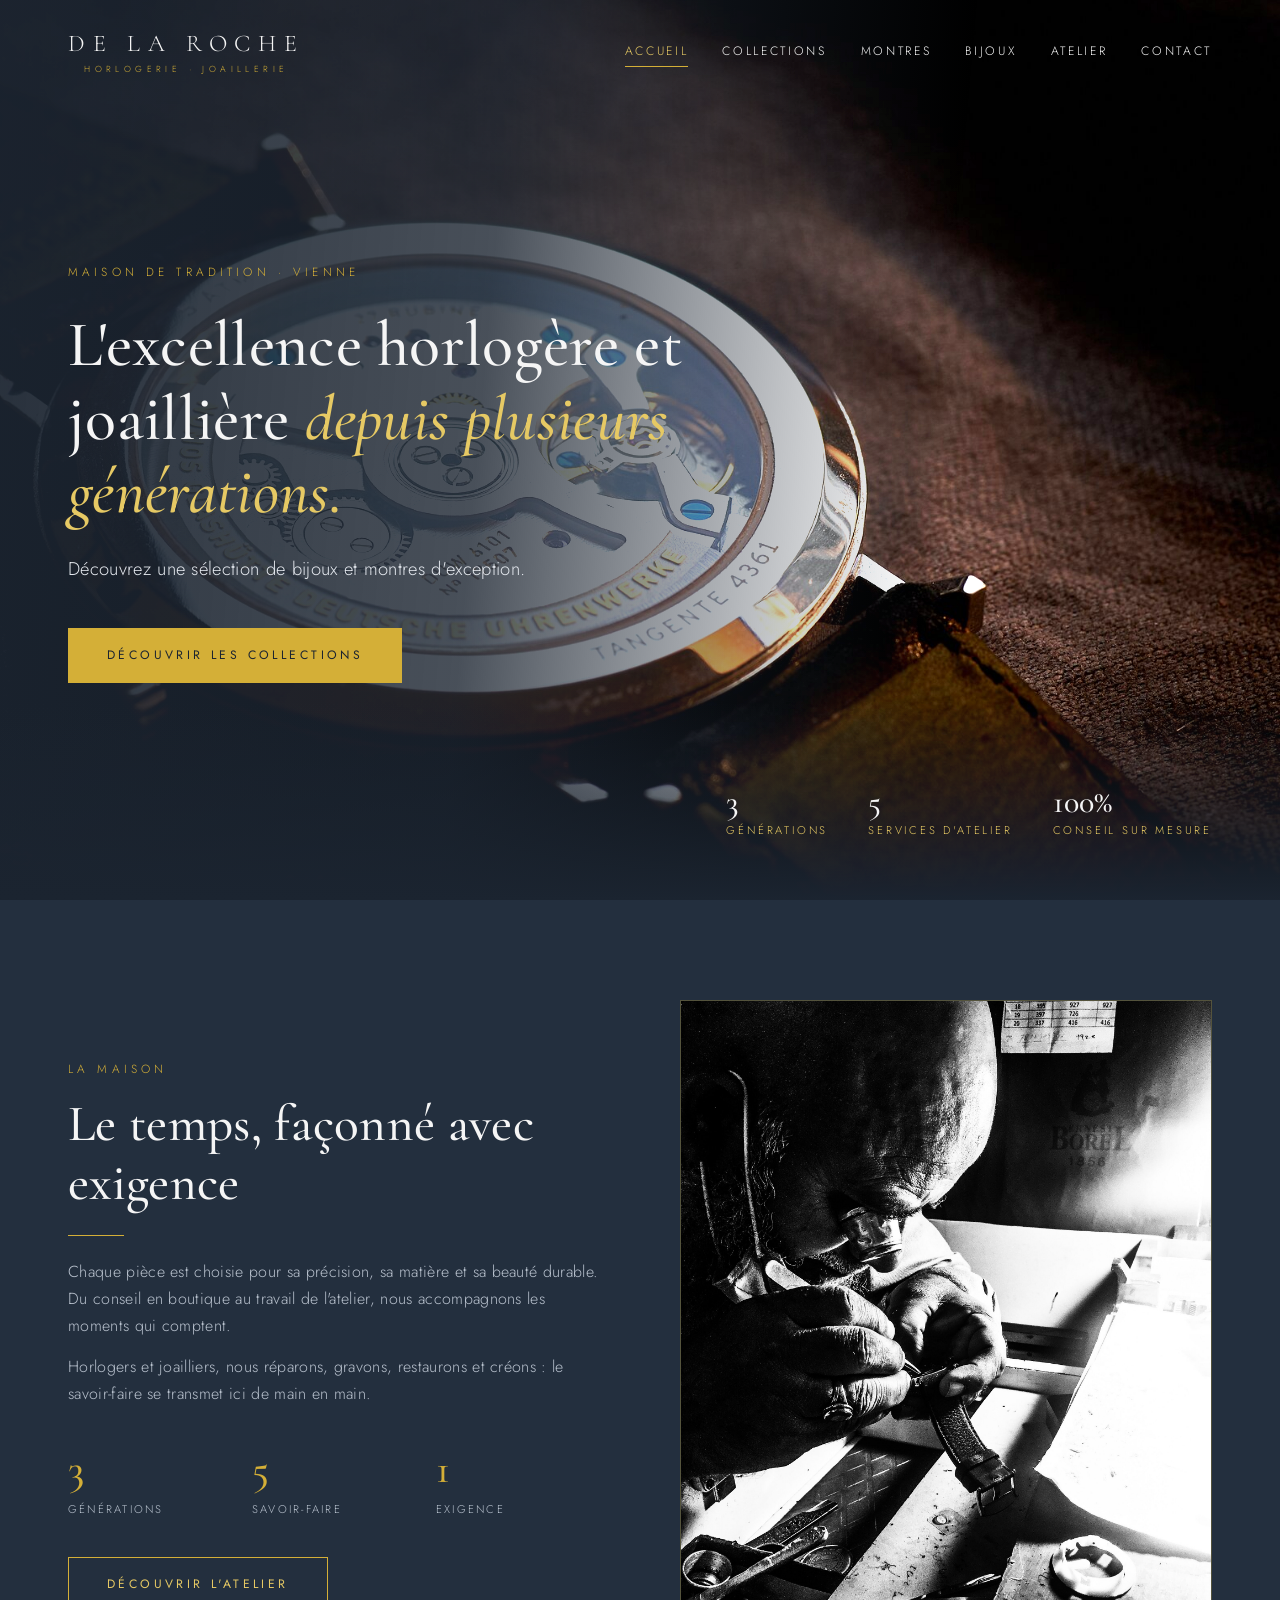
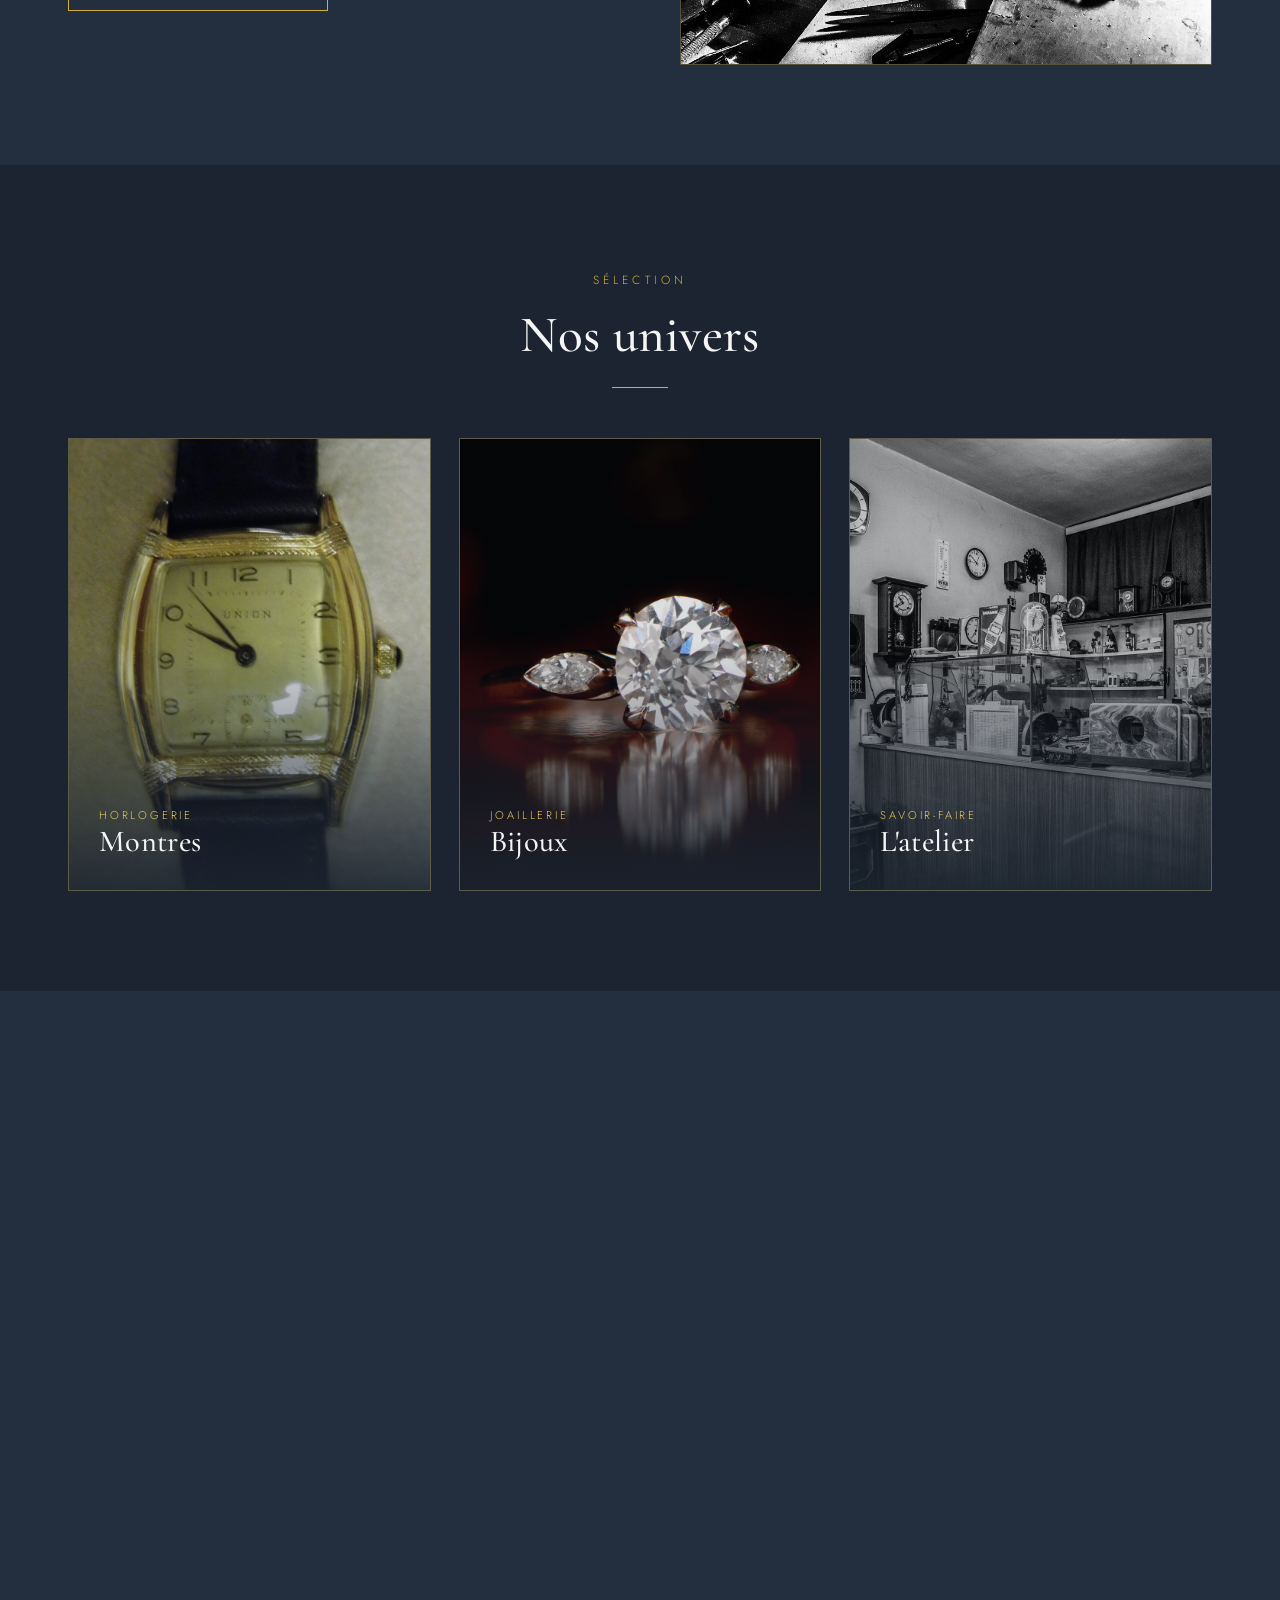
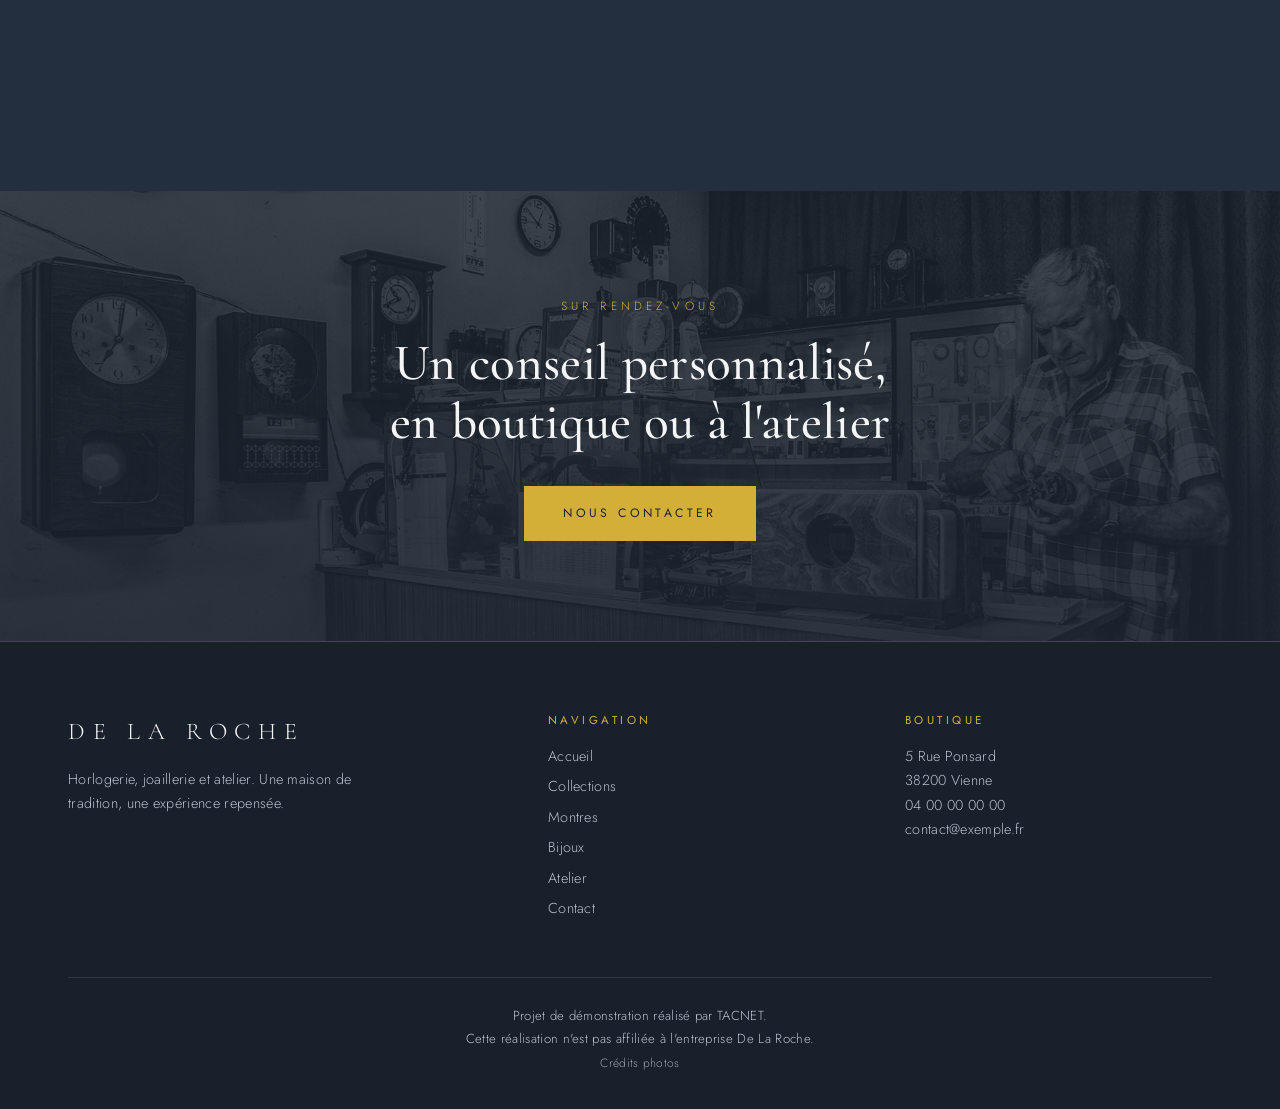
<file: index.html>
<!DOCTYPE html>
<html lang="fr"><head><meta charset="utf-8"><meta name="viewport" content="width=device-width,initial-scale=1">
<title>De La Roche — Horlogerie & Joaillerie à Vienne (démonstration)</title>
<link href="https://fonts.googleapis.com/css2?family=Cormorant+Garamond:ital,wght@0,400;0,500;1,400&family=Jost:wght@300;400&display=swap" rel="stylesheet">
<link rel="stylesheet" href="style.css"></head><body>
<header></header>
<main>
<section class="hero"><div class="hero-bg"></div><div class="wrap"><div class="hero-text">
<span class="eyebrow">Maison de tradition · Vienne</span>
<h1>L'excellence horlogère et joaillière <em>depuis plusieurs générations.</em></h1>
<p>Découvrez une sélection de bijoux et montres d'exception.</p>
<a class="btn" href="collections.html">Découvrir les collections</a></div></div>
<div class="hero-badges"><div><b>3</b>Générations</div><div><b>5</b>Services d'atelier</div><div><b>100%</b>Conseil sur mesure</div></div></section>

<section class="alt"><div class="wrap split">
<div class="reveal"><span class="eyebrow">La maison</span><h2 style="margin-top:14px">Le temps, façonné avec exigence</h2><div class="rule"></div>
<p class="lead">Chaque pièce est choisie pour sa précision, sa matière et sa beauté durable. Du conseil en boutique au travail de l'atelier, nous accompagnons les moments qui comptent.</p>
<p class="lead" style="margin-top:14px">Horlogers et joailliers, nous réparons, gravons, restaurons et créons : le savoir-faire se transmet ici de main en main.</p>
<div class="stats"><div><b>3</b><small>Générations</small></div><div><b>5</b><small>Savoir-faire</small></div><div><b>1</b><small>Exigence</small></div></div>
<a class="btn ghost" style="margin-top:36px" href="atelier.html">Découvrir l'atelier</a></div>
<div class="photo reveal"><img src="images/atelier-1.jpg" alt="Horloger au travail à l'établi" loading="lazy"></div></div></section>

<section><div class="wrap">
<div class="center reveal"><span class="eyebrow">Sélection</span><h2 style="margin-top:14px">Nos univers</h2><div class="rule"></div></div>
<div class="grid g3" style="margin-top:50px">
<a class="tile reveal" href="montres.html"><img src="images/montre-4.jpg" alt="Montre dorée vintage" loading="lazy"><span>Horlogerie</span><h3>Montres</h3><p>Pièces mécaniques et lignes intemporelles.</p></a>
<a class="tile reveal" href="bijoux.html"><img src="images/bague-1.jpg" alt="Bague diamant" loading="lazy"><span>Joaillerie</span><h3>Bijoux</h3><p>Bagues, colliers, bracelets et alliances.</p></a>
<a class="tile reveal" href="atelier.html"><img src="images/atelier-3.jpg" alt="Atelier d'horlogerie" loading="lazy"><span>Savoir-faire</span><h3>L'atelier</h3><p>Réparation, gravure, création sur mesure.</p></a>
</div></div></section>

<section class="alt"><div class="wrap">
<div class="center reveal"><span class="eyebrow">Coups de cœur</span><h2 style="margin-top:14px">Quelques pièces</h2><div class="rule"></div></div>
<div class="grid g4" style="margin-top:50px">
<article class="product reveal"><div class="img"><img src="images/montre-3.jpg" alt="Montre Héritage" loading="lazy"></div><div class="info"><small>Montres</small><h3>Montre Héritage</h3><p>Boîtier doré, cadran champagne, esprit années 40.</p></div></article>
<article class="product reveal"><div class="img"><img src="images/bague-1.jpg" alt="Bague Héritage" loading="lazy"></div><div class="info"><small>Bagues</small><h3>Bague Héritage</h3><p>Solitaire central épaulé de deux diamants navette.</p></div></article>
<article class="product reveal"><div class="img"><img src="images/collier-2.jpg" alt="Collier Éclat" loading="lazy"></div><div class="info"><small>Colliers</small><h3>Collier Éclat</h3><p>Pendentif aux pierres de couleur, présenté en écrin.</p></div></article>
<article class="product reveal"><div class="img"><img src="images/bracelet-2.jpg" alt="Bracelet Signature" loading="lazy"></div><div class="info"><small>Bracelets</small><h3>Bracelet Signature</h3><p>Jonc or à micro-mosaïque, pièce de caractère.</p></div></article>
</div></div></section>

<section class="banner"><div class="wrap reveal center"><span class="eyebrow">Sur rendez-vous</span><h2>Un conseil personnalisé,<br>en boutique ou à l'atelier</h2><a class="btn" href="contact.html">Nous contacter</a></div></section>
</main>
<footer></footer>
<script src="script.js"></script></body></html>
</file>
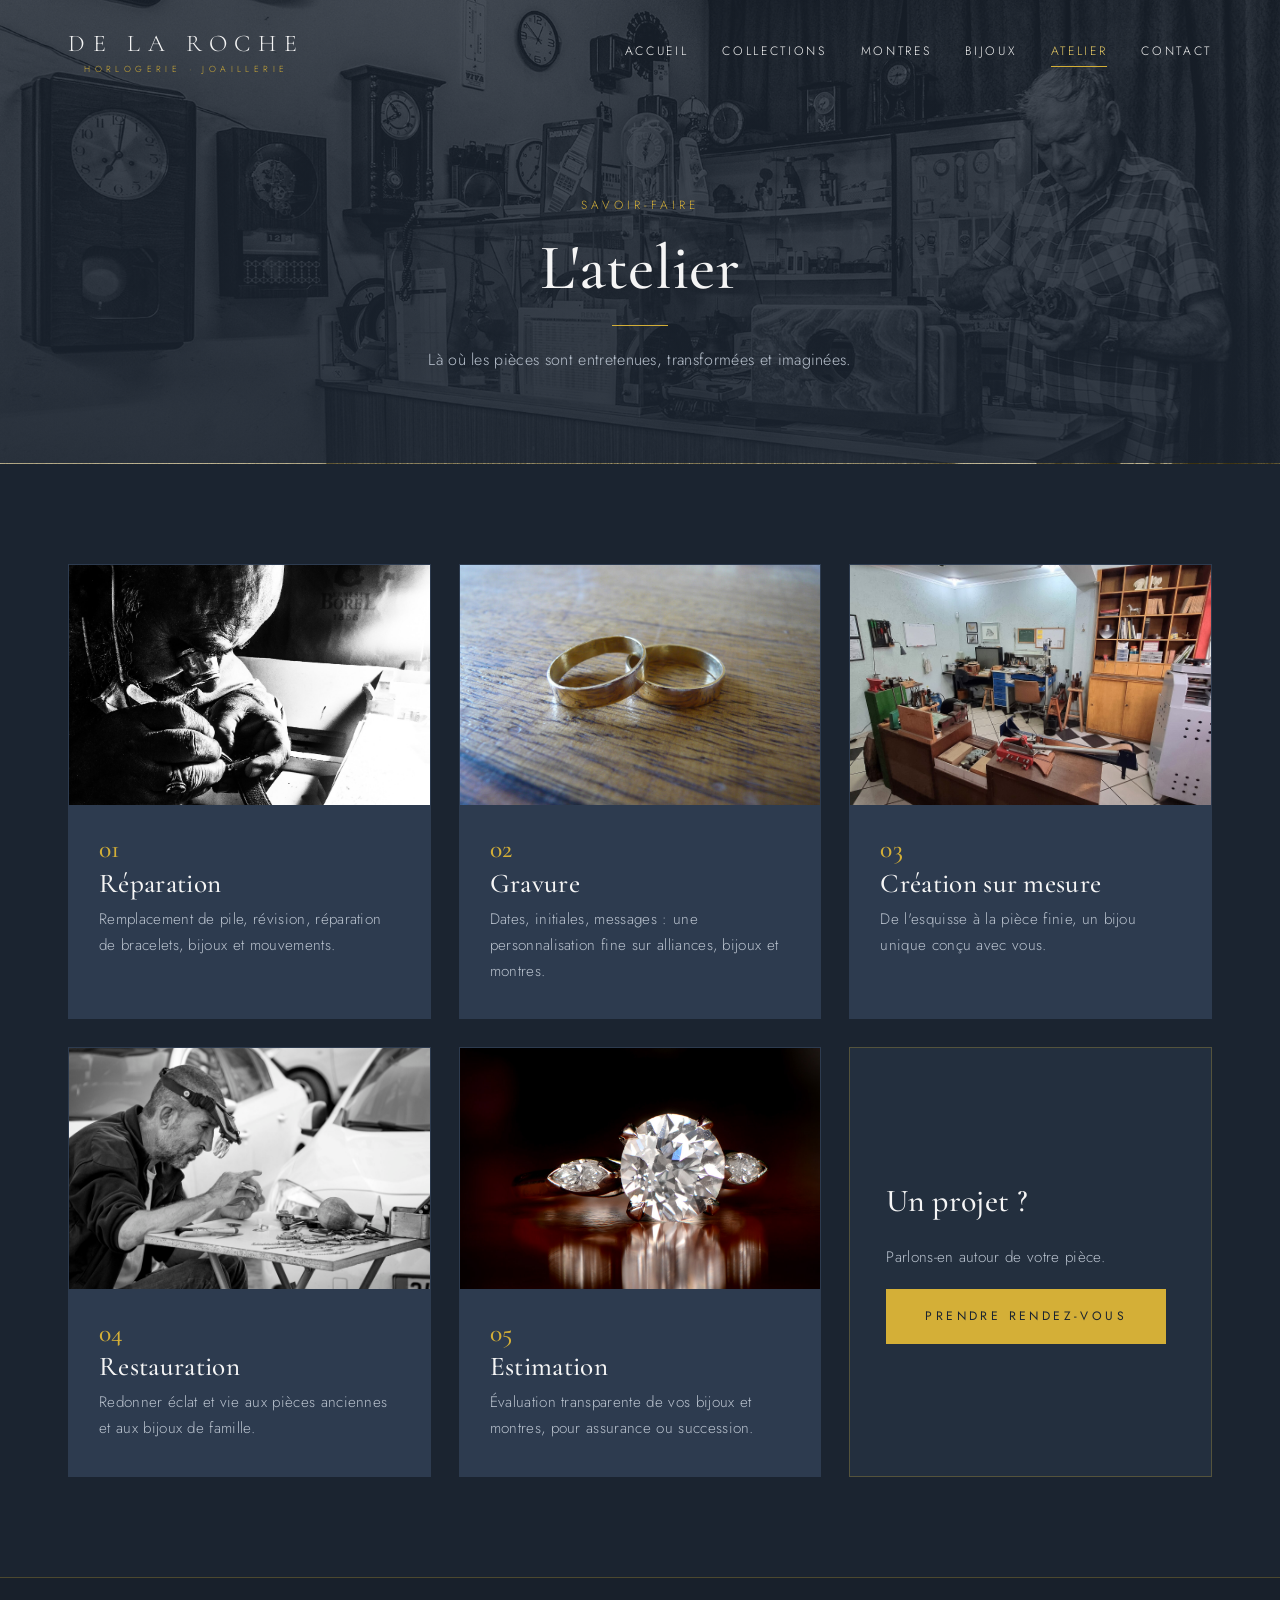
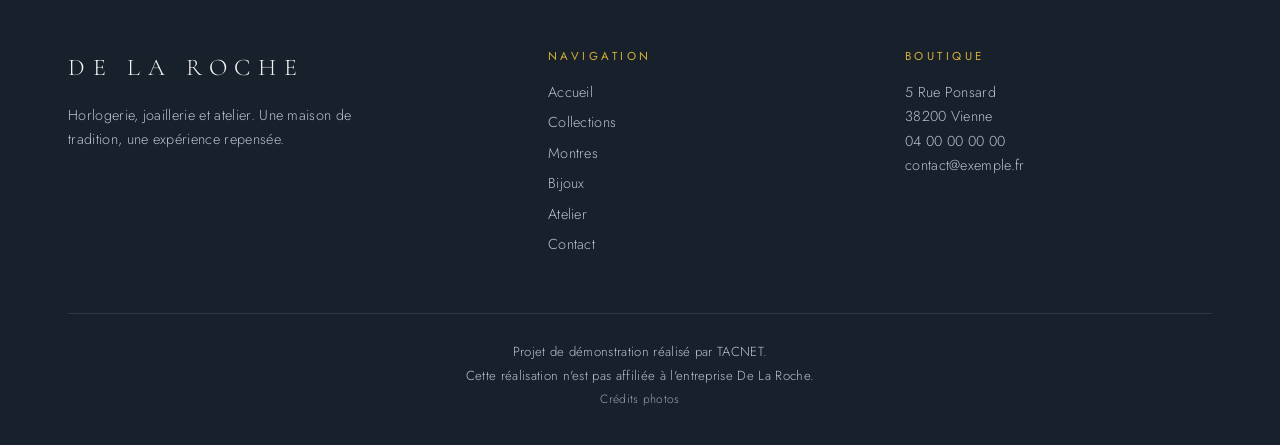
<file: atelier.html>
<!DOCTYPE html>
<html lang="fr"><head><meta charset="utf-8"><meta name="viewport" content="width=device-width,initial-scale=1">
<title>Atelier — De La Roche (démonstration)</title>
<link href="https://fonts.googleapis.com/css2?family=Cormorant+Garamond:ital,wght@0,400;0,500;1,400&family=Jost:wght@300;400&display=swap" rel="stylesheet">
<link rel="stylesheet" href="style.css"></head><body>
<header></header>
<main>
<div class="page-head img" style="background-image:url(images/atelier-3.jpg)"><span class="eyebrow">Savoir-faire</span><h1>L'atelier</h1><div class="rule" style="margin:20px auto"></div><p class="lead" style="margin:auto">Là où les pièces sont entretenues, transformées et imaginées.</p></div>
<section><div class="wrap"><div class="grid g3">
<div class="service reveal"><img src="images/atelier-1.jpg" alt="Réparation horlogère" style="object-position:center 30%"><div><span class="n">01</span><h3>Réparation</h3><p>Remplacement de pile, révision, réparation de bracelets, bijoux et mouvements.</p></div></div>
<div class="service reveal"><img src="images/alliance-2.jpg" alt="Gravure sur alliances"><div><span class="n">02</span><h3>Gravure</h3><p>Dates, initiales, messages : une personnalisation fine sur alliances, bijoux et montres.</p></div></div>
<div class="service reveal"><img src="images/atelier-5.jpg" alt="Établi de création sur mesure"><div><span class="n">03</span><h3>Création sur mesure</h3><p>De l'esquisse à la pièce finie, un bijou unique conçu avec vous.</p></div></div>
<div class="service reveal"><img src="images/atelier-2.jpg" alt="Restauration à l'établi"><div><span class="n">04</span><h3>Restauration</h3><p>Redonner éclat et vie aux pièces anciennes et aux bijoux de famille.</p></div></div>
<div class="service reveal"><img src="images/bague-1.jpg" alt="Estimation d'un bijou"><div><span class="n">05</span><h3>Estimation</h3><p>Évaluation transparente de vos bijoux et montres, pour assurance ou succession.</p></div></div>
<div class="service reveal" style="display:flex;flex-direction:column;justify-content:center;align-items:flex-start;padding:36px;gap:18px;background:var(--sec);border:1px solid var(--line)"><h3 style="font-size:2rem">Un projet ?</h3><p style="color:var(--mute)">Parlons-en autour de votre pièce.</p><a class="btn" href="contact.html">Prendre rendez-vous</a></div>
</div></div></section>
</main>
<footer></footer>
<script src="script.js"></script></body></html>
</file>
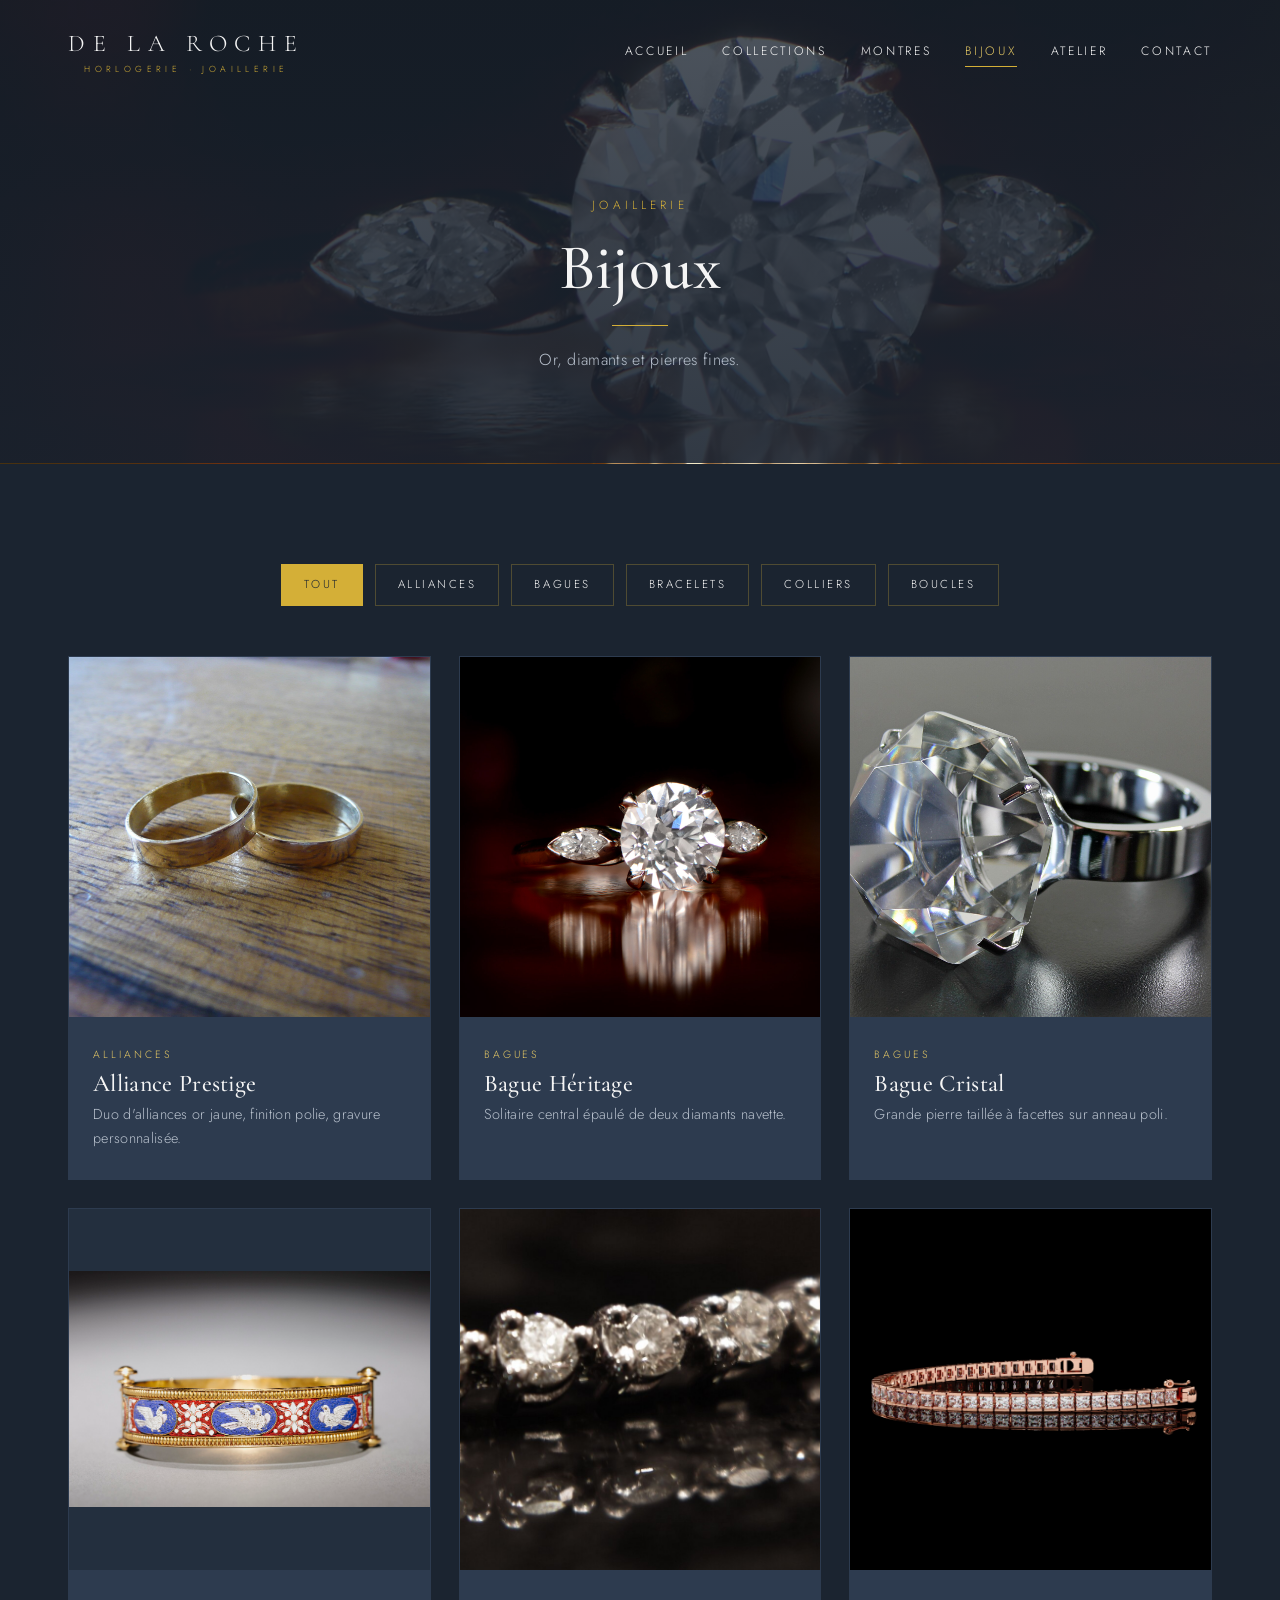
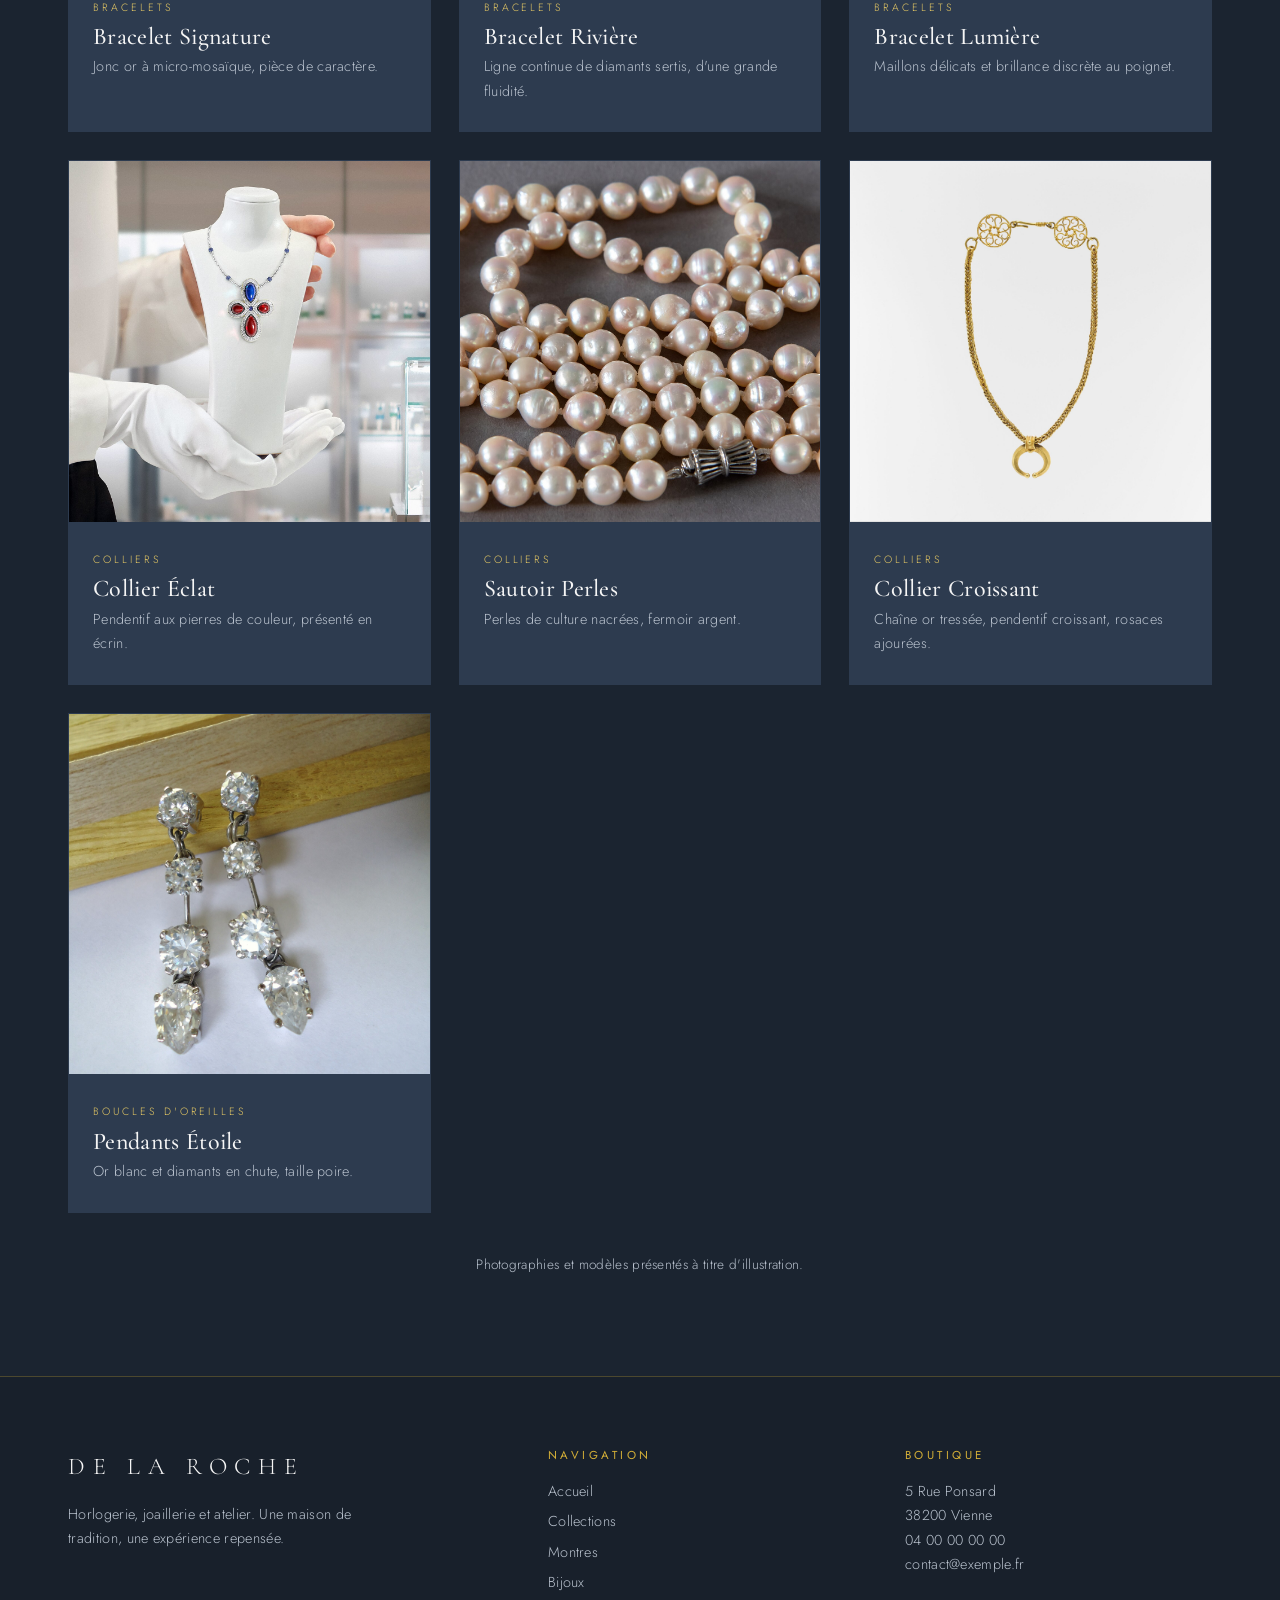
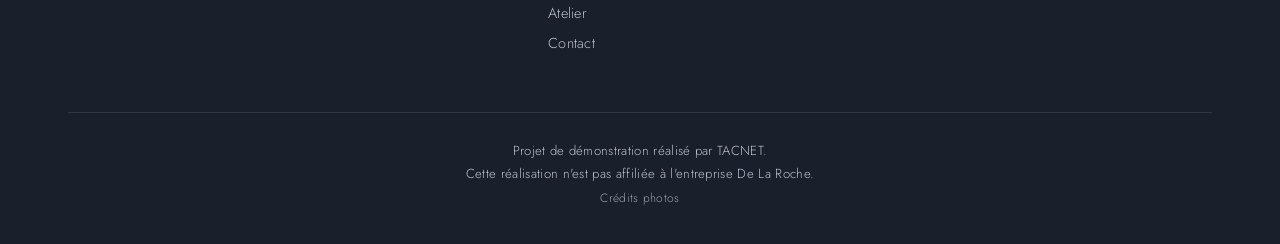
<file: bijoux.html>
<!DOCTYPE html>
<html lang="fr"><head><meta charset="utf-8"><meta name="viewport" content="width=device-width,initial-scale=1">
<title>Bijoux — De La Roche (démonstration)</title>
<link href="https://fonts.googleapis.com/css2?family=Cormorant+Garamond:ital,wght@0,400;0,500;1,400&family=Jost:wght@300;400&display=swap" rel="stylesheet">
<link rel="stylesheet" href="style.css"></head><body>
<header></header>
<main>
<div class="page-head img" style="background-image:url(images/bague-1.jpg)"><span class="eyebrow">Joaillerie</span><h1>Bijoux</h1><div class="rule" style="margin:20px auto"></div><p class="lead" style="margin:auto">Or, diamants et pierres fines.</p></div>
<section><div class="wrap">
<div class="filters"><button class="on" data-f="all">Tout</button><button data-f="Alliances">Alliances</button><button data-f="Bagues">Bagues</button><button data-f="Bracelets">Bracelets</button><button data-f="Colliers">Colliers</button><button data-f="Boucles">Boucles</button></div>
<div class="grid g3">
<article class="product" data-cat="Alliances"><div class="img"><img src="images/alliance-2.jpg" alt="Alliance Prestige"></div><div class="info"><small>Alliances</small><h3>Alliance Prestige</h3><p>Duo d'alliances or jaune, finition polie, gravure personnalisée.</p></div></article>
<article class="product" data-cat="Bagues"><div class="img"><img src="images/bague-1.jpg" alt="Bague Héritage"></div><div class="info"><small>Bagues</small><h3>Bague Héritage</h3><p>Solitaire central épaulé de deux diamants navette.</p></div></article>
<article class="product" data-cat="Bagues"><div class="img"><img src="images/bague-2.jpg" alt="Bague Éclat"></div><div class="info"><small>Bagues</small><h3>Bague Cristal</h3><p>Grande pierre taillée à facettes sur anneau poli.</p></div></article>
<article class="product" data-cat="Bracelets"><div class="img"><img src="images/bracelet-2.jpg" alt="Bracelet Signature" style="object-fit:contain"></div><div class="info"><small>Bracelets</small><h3>Bracelet Signature</h3><p>Jonc or à micro-mosaïque, pièce de caractère.</p></div></article>
<article class="product" data-cat="Bracelets"><div class="img"><img src="images/bracelet-4.jpg" alt="Bracelet Rivière"></div><div class="info"><small>Bracelets</small><h3>Bracelet Rivière</h3><p>Ligne continue de diamants sertis, d'une grande fluidité.</p></div></article>
<article class="product" data-cat="Bracelets"><div class="img"><img src="images/bracelet-3.webp" alt="Bracelet Lumière"></div><div class="info"><small>Bracelets</small><h3>Bracelet Lumière</h3><p>Maillons délicats et brillance discrète au poignet.</p></div></article>
<article class="product" data-cat="Colliers"><div class="img"><img src="images/collier-2.jpg" alt="Collier Éclat"></div><div class="info"><small>Colliers</small><h3>Collier Éclat</h3><p>Pendentif aux pierres de couleur, présenté en écrin.</p></div></article>
<article class="product" data-cat="Colliers"><div class="img"><img src="images/collier-1.jpg" alt="Collier Perles"></div><div class="info"><small>Colliers</small><h3>Sautoir Perles</h3><p>Perles de culture nacrées, fermoir argent.</p></div></article>
<article class="product" data-cat="Colliers"><div class="img"><img src="images/collier-3.jpg" alt="Collier Croissant"></div><div class="info"><small>Colliers</small><h3>Collier Croissant</h3><p>Chaîne or tressée, pendentif croissant, rosaces ajourées.</p></div></article>
<article class="product" data-cat="Boucles"><div class="img"><img src="images/boucles.jpg" alt="Pendants Étoile"></div><div class="info"><small>Boucles d'oreilles</small><h3>Pendants Étoile</h3><p>Or blanc et diamants en chute, taille poire.</p></div></article>
</div><p class="center" style="margin-top:40px;color:var(--mute);font-size:.85rem">Photographies et modèles présentés à titre d'illustration.</p></div></section>
</main>
<footer></footer>
<script src="script.js"></script></body></html>
</file>
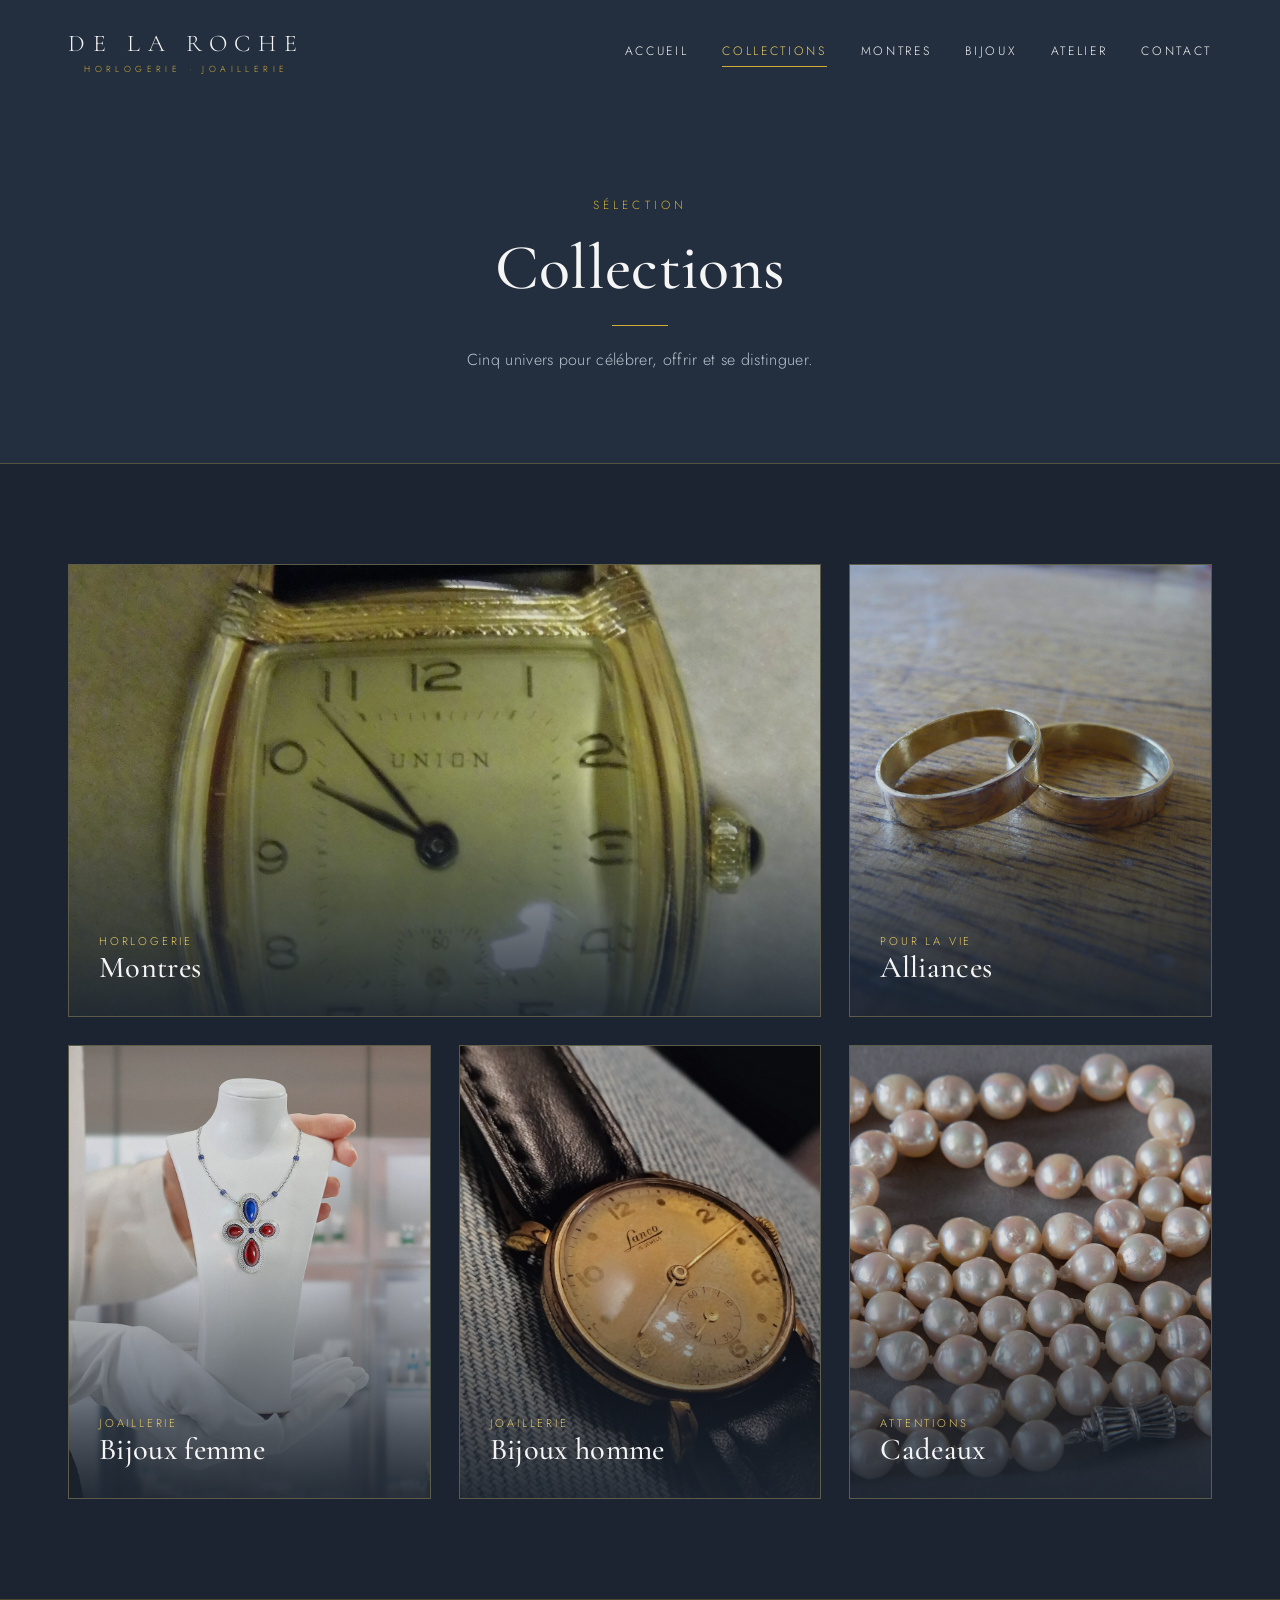
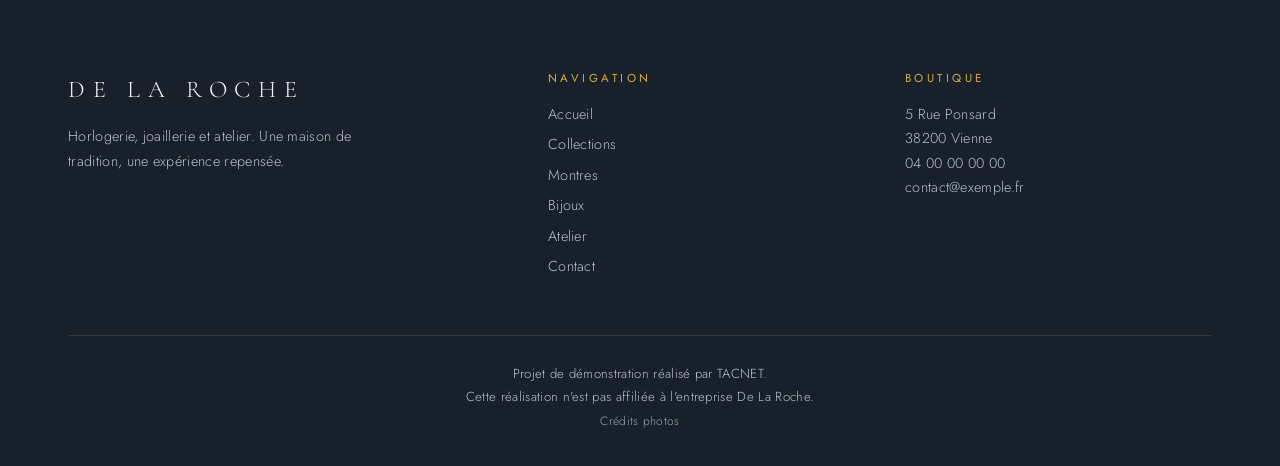
<file: collections.html>
<!DOCTYPE html>
<html lang="fr"><head><meta charset="utf-8"><meta name="viewport" content="width=device-width,initial-scale=1">
<title>Collections — De La Roche (démonstration)</title>
<link href="https://fonts.googleapis.com/css2?family=Cormorant+Garamond:ital,wght@0,400;0,500;1,400&family=Jost:wght@300;400&display=swap" rel="stylesheet">
<link rel="stylesheet" href="style.css"></head><body>
<header></header>
<main>
<div class="page-head"><span class="eyebrow">Sélection</span><h1>Collections</h1><div class="rule" style="margin:20px auto"></div><p class="lead" style="margin:auto">Cinq univers pour célébrer, offrir et se distinguer.</p></div>
<section><div class="wrap"><div class="grid g3">
<a class="tile wide reveal" href="montres.html"><img src="images/montre-4.jpg" alt="Montres" loading="lazy" style="object-position:center 35%"><span>Horlogerie</span><h3>Montres</h3><p>Classiques, mécaniques, vintage.</p></a>
<a class="tile reveal" href="bijoux.html"><img src="images/alliance-2.jpg" alt="Alliances en or" loading="lazy"><span>Pour la vie</span><h3>Alliances</h3><p>Or jaune, or blanc, gravure incluse.</p></a>
<a class="tile reveal" href="bijoux.html"><img src="images/collier-2.jpg" alt="Collier et pendentif" loading="lazy"><span>Joaillerie</span><h3>Bijoux femme</h3><p>Colliers, bagues, boucles d'oreilles.</p></a>
<a class="tile reveal" href="bijoux.html"><img src="images/montre-3.jpg" alt="Montre pour homme" loading="lazy"><span>Joaillerie</span><h3>Bijoux homme</h3><p>Montres, bracelets et accessoires.</p></a>
<a class="tile reveal" href="contact.html"><img src="images/collier-1.jpg" alt="Collier de perles" loading="lazy"><span>Attentions</span><h3>Cadeaux</h3><p>Une idée juste, un écrin soigné.</p></a>
</div></div></section>
</main>
<footer></footer>
<script src="script.js"></script></body></html>
</file>
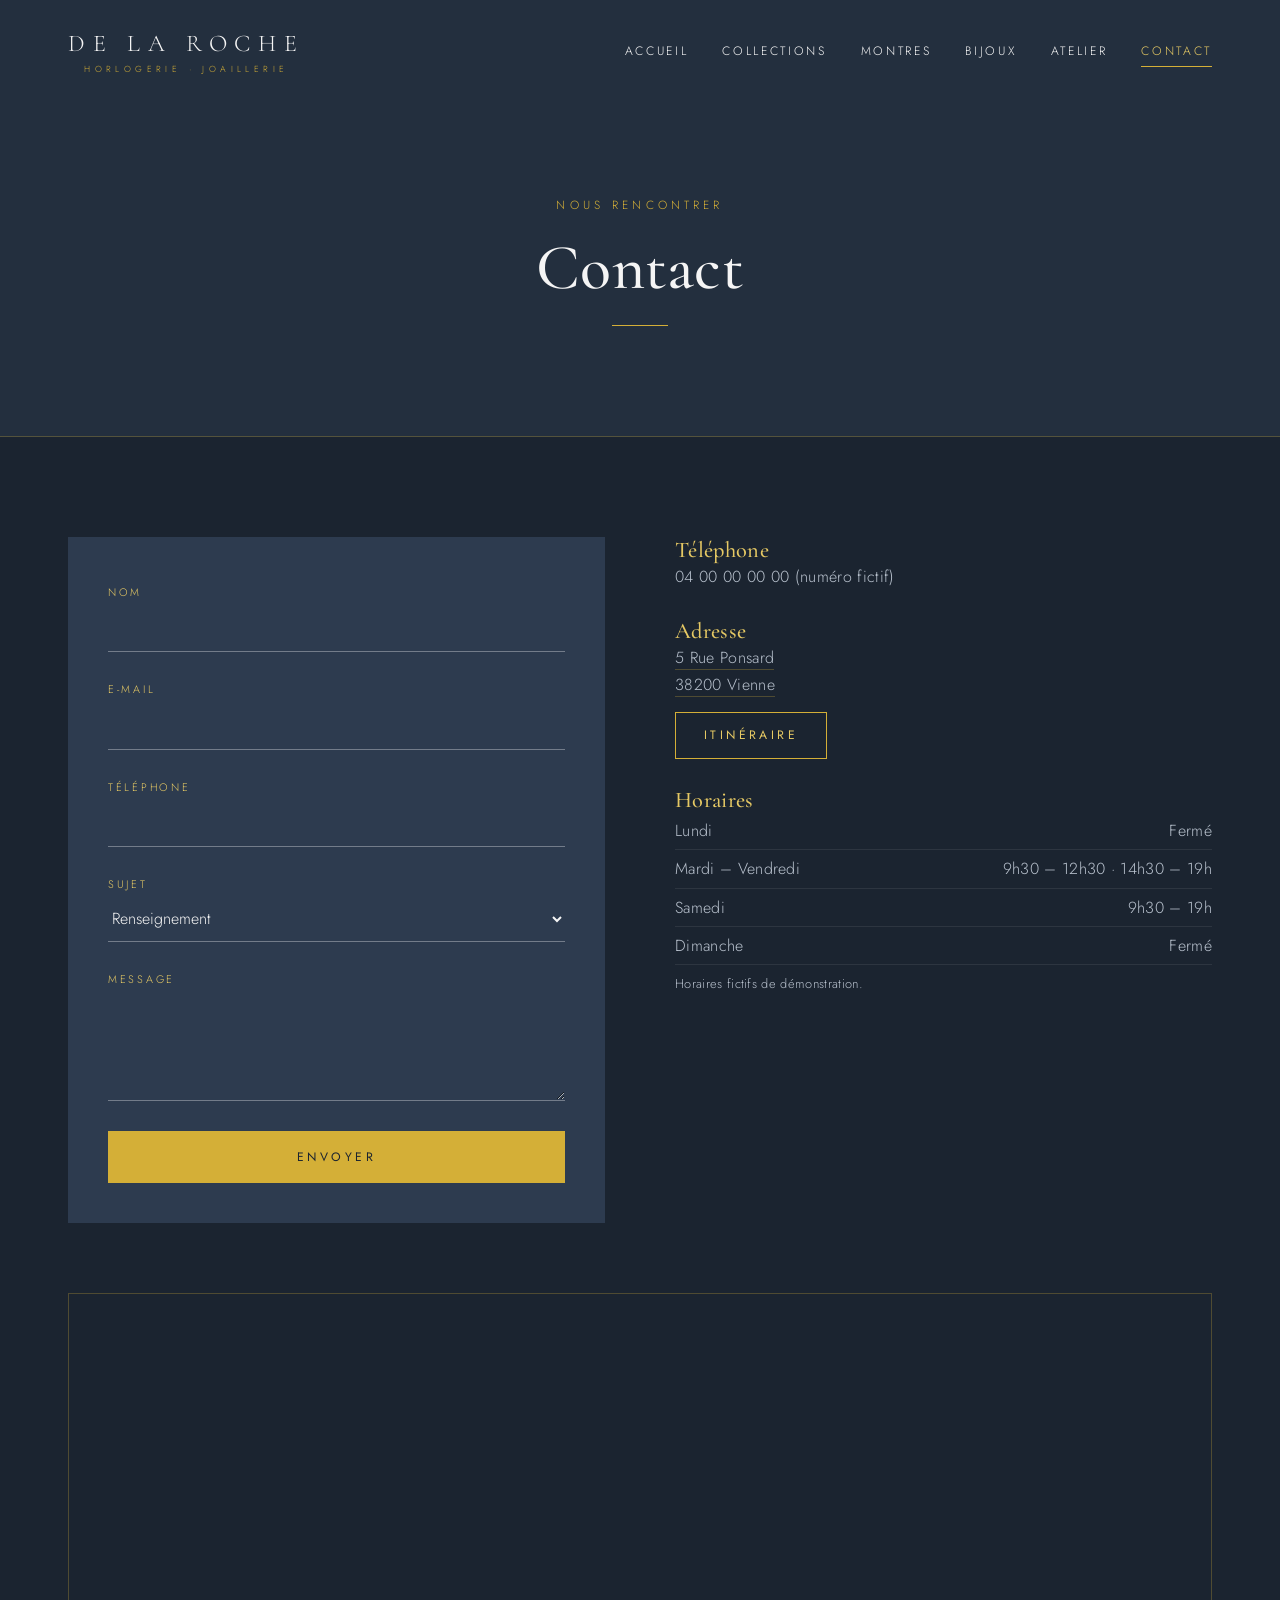
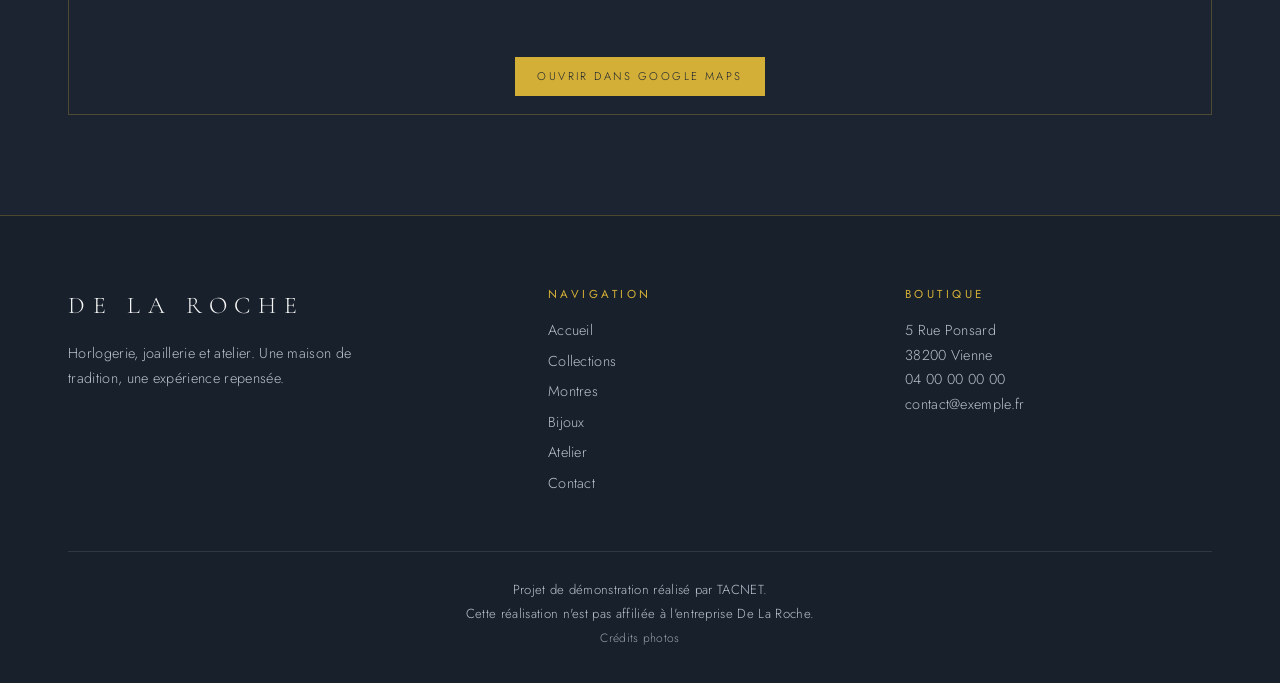
<file: contact.html>
<!DOCTYPE html>
<html lang="fr"><head><meta charset="utf-8"><meta name="viewport" content="width=device-width,initial-scale=1">
<title>Contact — De La Roche (démonstration)</title>
<link href="https://fonts.googleapis.com/css2?family=Cormorant+Garamond:ital,wght@0,400;0,500;1,400&family=Jost:wght@300;400&display=swap" rel="stylesheet">
<link rel="stylesheet" href="style.css"></head><body>
<header></header>
<main>
<div class="page-head"><span class="eyebrow">Nous rencontrer</span><h1>Contact</h1><div class="rule" style="margin:20px auto"></div></div>
<section><div class="wrap"><div class="contact">
<div class="formbox"><form id="contactForm">
<div><label for="n">Nom</label><input id="n" required></div>
<div><label for="e">E-mail</label><input id="e" type="email" required></div>
<div><label for="t">Téléphone</label><input id="t" type="tel"></div>
<div><label for="s">Sujet</label><select id="s"><option>Renseignement</option><option>Montres</option><option>Bijoux</option><option>Atelier</option><option>Estimation</option></select></div>
<div><label for="m">Message</label><textarea id="m" required></textarea></div>
<button class="btn" type="submit">Envoyer</button>
<div class="ok" id="ok">Merci. Ceci est une démonstration : aucun message n'a été envoyé.</div>
</form></div>
<div>
<div class="info-item"><h3>Téléphone</h3><p>04 00 00 00 00 (numéro fictif)</p></div>
<div class="info-item"><h3>Adresse</h3><p><a class="maplink" href="https://www.google.com/maps/search/?api=1&query=5+Rue+Ponsard+38200+Vienne" target="_blank" rel="noopener">5 Rue Ponsard<br>38200 Vienne</a></p><a class="btn ghost" style="margin-top:14px;padding:12px 28px" href="https://www.google.com/maps/search/?api=1&query=5+Rue+Ponsard+38200+Vienne" target="_blank" rel="noopener">Itinéraire</a></div>
<div class="info-item"><h3>Horaires</h3><table><tr><td>Lundi</td><td>Fermé</td></tr><tr><td>Mardi – Vendredi</td><td>9h30 – 12h30 · 14h30 – 19h</td></tr><tr><td>Samedi</td><td>9h30 – 19h</td></tr><tr><td>Dimanche</td><td>Fermé</td></tr></table><p style="font-size:.8rem;margin-top:8px">Horaires fictifs de démonstration.</p></div>
</div></div>
<div class="map"><iframe title="Carte : 5 Rue Ponsard, 38200 Vienne" loading="lazy" src="https://www.google.com/maps?q=5+Rue+Ponsard+38200+Vienne&output=embed"></iframe><a class="map-hit" href="https://www.google.com/maps/search/?api=1&query=5+Rue+Ponsard+38200+Vienne" target="_blank" rel="noopener" aria-label="Ouvrir 5 Rue Ponsard, 38200 Vienne dans Google Maps"><span>Ouvrir dans Google Maps</span></a></div>
</div></section>
</main>
<footer></footer>
<script src="script.js"></script></body></html>
</file>
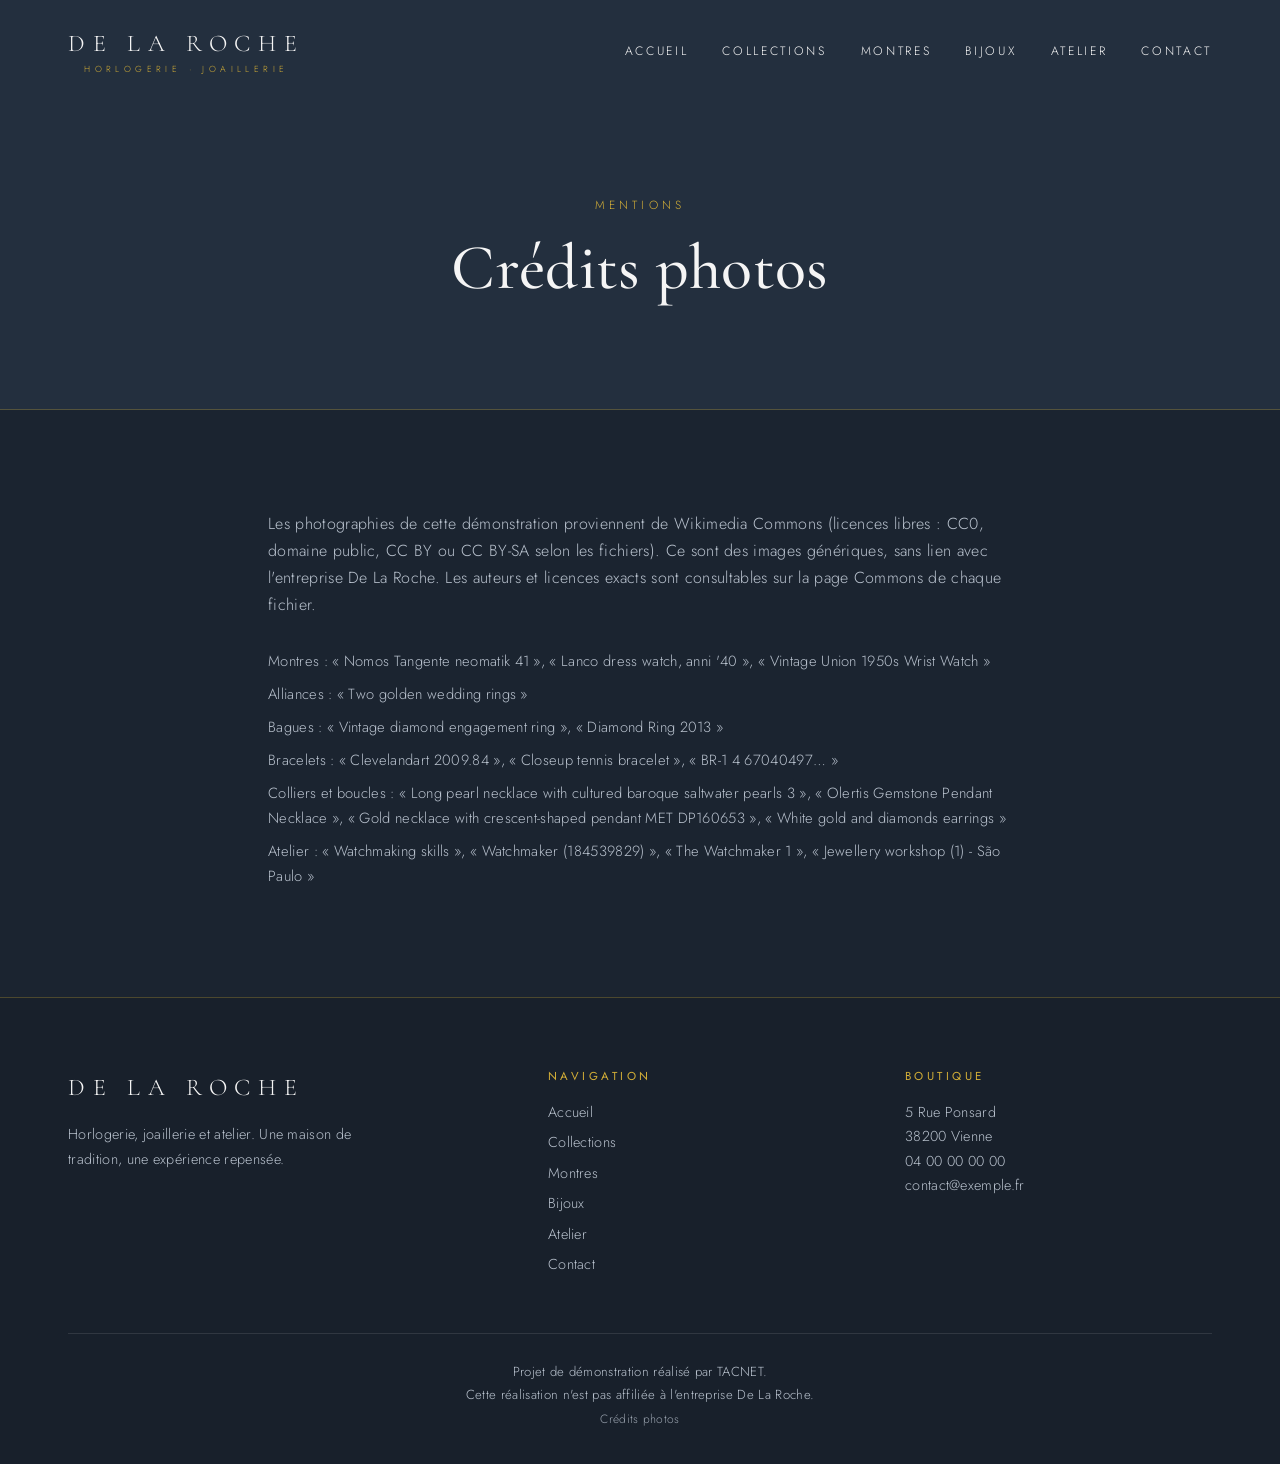
<file: credits.html>
<!DOCTYPE html>
<html lang="fr"><head><meta charset="utf-8"><meta name="viewport" content="width=device-width,initial-scale=1">
<title>Crédits photos — De La Roche (démonstration)</title>
<link href="https://fonts.googleapis.com/css2?family=Cormorant+Garamond:ital,wght@0,400;0,500;1,400&family=Jost:wght@300;400&display=swap" rel="stylesheet">
<link rel="stylesheet" href="style.css"></head><body>
<header></header>
<main>
<div class="page-head"><span class="eyebrow">Mentions</span><h1>Crédits photos</h1></div>
<section><div class="wrap" style="max-width:800px">
<p class="lead" style="max-width:none">Les photographies de cette démonstration proviennent de Wikimedia Commons (licences libres : CC0, domaine public, CC BY ou CC BY-SA selon les fichiers). Ce sont des images génériques, sans lien avec l'entreprise De La Roche. Les auteurs et licences exacts sont consultables sur la page Commons de chaque fichier.</p>
<ul class="credits-list" style="margin-top:30px;list-style:none">
<li>Montres : « Nomos Tangente neomatik 41 », « Lanco dress watch, anni '40 », « Vintage Union 1950s Wrist Watch »</li>
<li>Alliances : « Two golden wedding rings »</li>
<li>Bagues : « Vintage diamond engagement ring », « Diamond Ring 2013 »</li>
<li>Bracelets : « Clevelandart 2009.84 », « Closeup tennis bracelet », « BR-1 4 67040497… »</li>
<li>Colliers et boucles : « Long pearl necklace with cultured baroque saltwater pearls 3 », « Olertis Gemstone Pendant Necklace », « Gold necklace with crescent-shaped pendant MET DP160653 », « White gold and diamonds earrings »</li>
<li>Atelier : « Watchmaking skills », « Watchmaker (184539829) », « The Watchmaker 1 », « Jewellery workshop (1) - São Paulo »</li>
</ul></div></section>
</main>
<footer></footer>
<script src="script.js"></script></body></html>
</file>
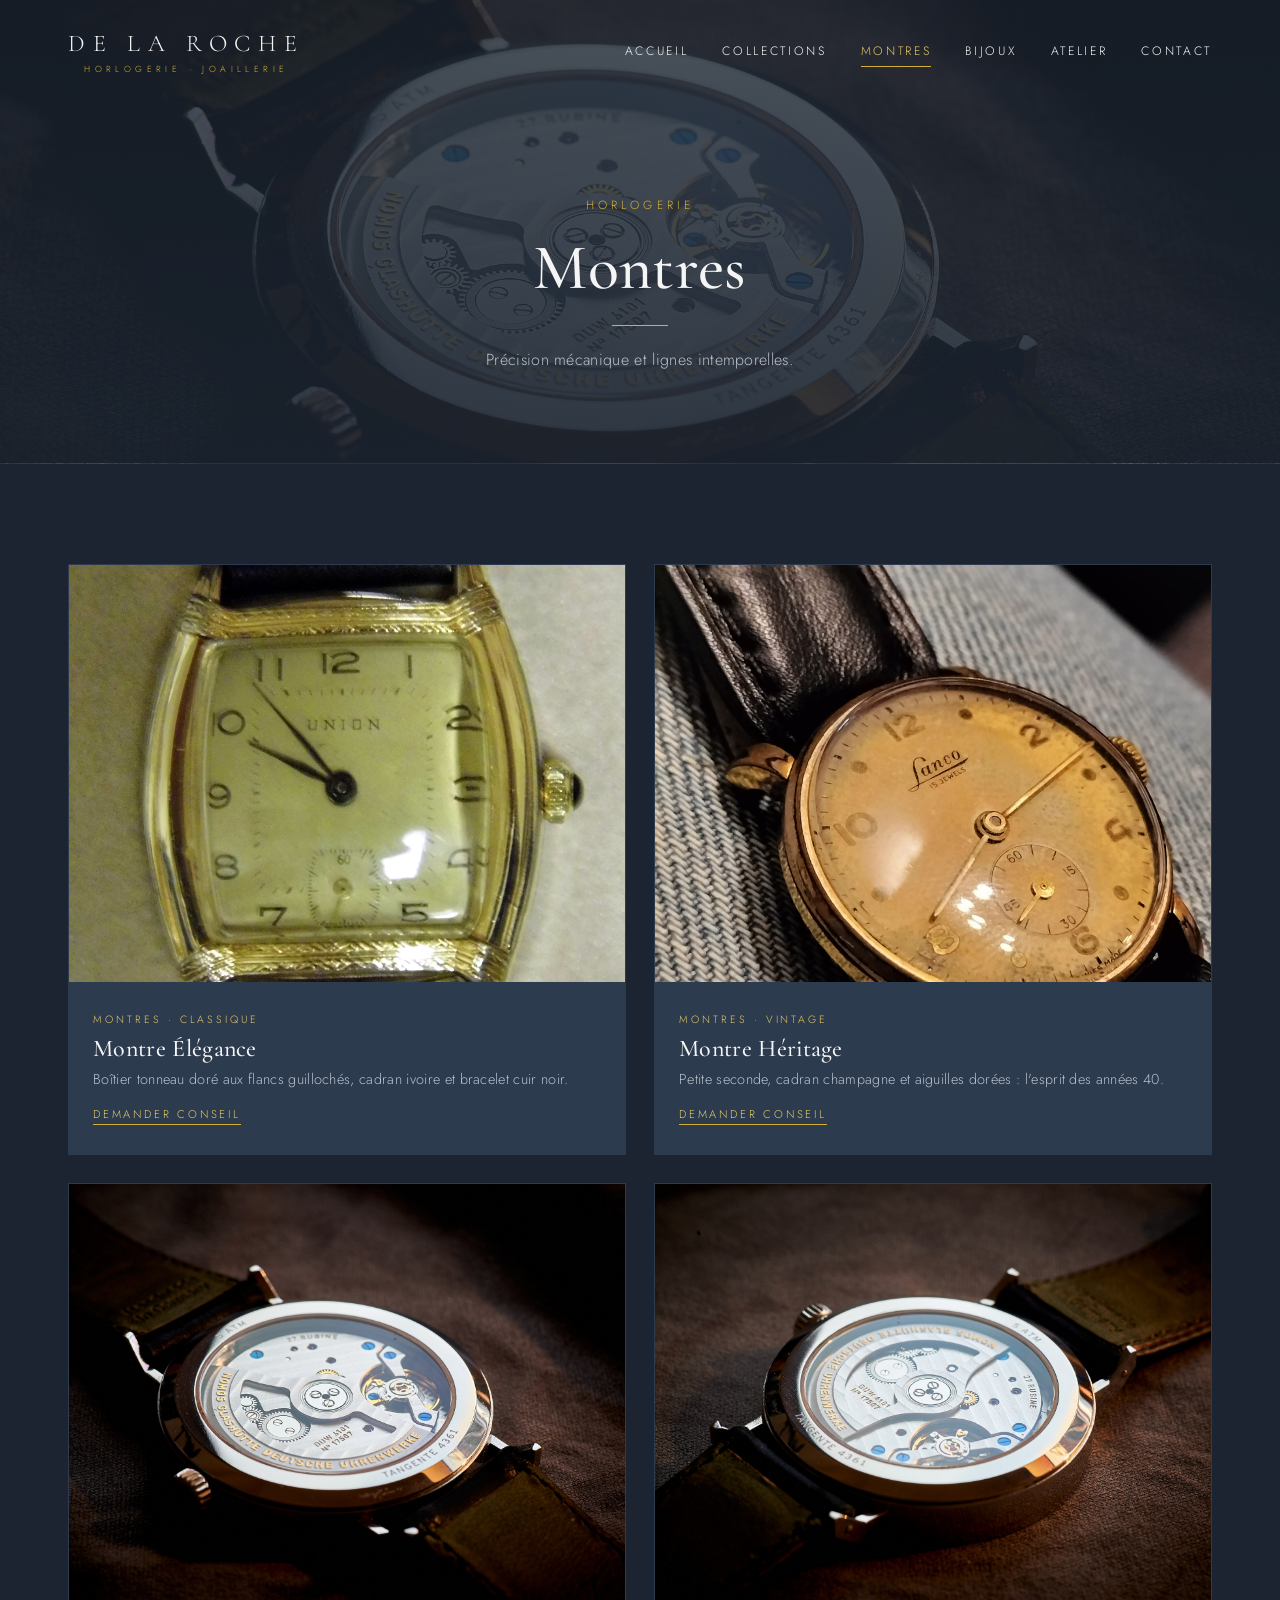
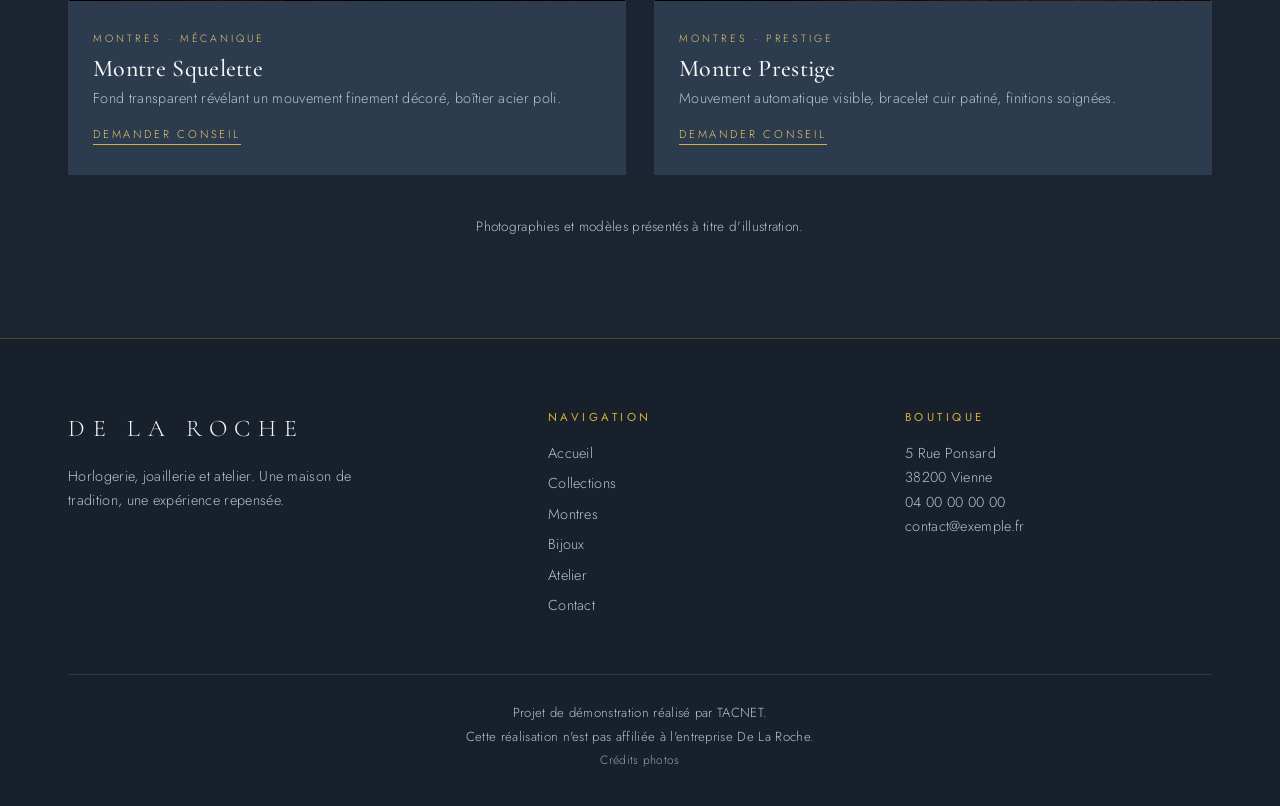
<file: montres.html>
<!DOCTYPE html>
<html lang="fr"><head><meta charset="utf-8"><meta name="viewport" content="width=device-width,initial-scale=1">
<title>Montres — De La Roche (démonstration)</title>
<link href="https://fonts.googleapis.com/css2?family=Cormorant+Garamond:ital,wght@0,400;0,500;1,400&family=Jost:wght@300;400&display=swap" rel="stylesheet">
<link rel="stylesheet" href="style.css"></head><body>
<header></header>
<main>
<div class="page-head img" style="background-image:url(images/hero.jpg)"><span class="eyebrow">Horlogerie</span><h1>Montres</h1><div class="rule" style="margin:20px auto"></div><p class="lead" style="margin:auto">Précision mécanique et lignes intemporelles.</p></div>
<section><div class="wrap"><div class="grid g2">
<article class="product reveal"><div class="img" style="aspect-ratio:4/3"><img src="images/montre-4.jpg" alt="Montre Élégance" style="object-position:center 40%"></div><div class="info"><small>Montres · Classique</small><h3>Montre Élégance</h3><p>Boîtier tonneau doré aux flancs guillochés, cadran ivoire et bracelet cuir noir.</p><a class="more" href="contact.html">Demander conseil</a></div></article>
<article class="product reveal"><div class="img" style="aspect-ratio:4/3"><img src="images/montre-3.jpg" alt="Montre Héritage" style="object-position:center 35%"></div><div class="info"><small>Montres · Vintage</small><h3>Montre Héritage</h3><p>Petite seconde, cadran champagne et aiguilles dorées : l'esprit des années 40.</p><a class="more" href="contact.html">Demander conseil</a></div></article>
<article class="product reveal"><div class="img" style="aspect-ratio:4/3"><img src="images/hero.jpg" alt="Montre Squelette"></div><div class="info"><small>Montres · Mécanique</small><h3>Montre Squelette</h3><p>Fond transparent révélant un mouvement finement décoré, boîtier acier poli.</p><a class="more" href="contact.html">Demander conseil</a></div></article>
<article class="product reveal"><div class="img" style="aspect-ratio:4/3"><img src="images/montre-2.jpg" alt="Montre Prestige"></div><div class="info"><small>Montres · Prestige</small><h3>Montre Prestige</h3><p>Mouvement automatique visible, bracelet cuir patiné, finitions soignées.</p><a class="more" href="contact.html">Demander conseil</a></div></article>
</div><p class="center" style="margin-top:40px;color:var(--mute);font-size:.85rem">Photographies et modèles présentés à titre d'illustration.</p></div></section>
</main>
<footer></footer>
<script src="script.js"></script></body></html>
</file>
<file: style.css>
:root{--bg:#1b2430;--sec:#232f3e;--card:#2d3b4f;--text:#f5f5f5;--gold:#d4af37;--gold-soft:#e6c964;--mute:#b9c2ce;--line:rgba(212,175,55,.28)}
*{box-sizing:border-box;margin:0;padding:0}
html{scroll-behavior:smooth}
body{background:var(--bg);color:var(--text);font-family:'Jost','Helvetica Neue',Arial,sans-serif;font-weight:300;line-height:1.7;letter-spacing:.02em}
h1,h2,h3{font-family:'Cormorant Garamond',Georgia,serif;font-weight:500;line-height:1.15}
a{color:inherit;text-decoration:none}
img{display:block;max-width:100%}
.eyebrow{font-size:.74rem;letter-spacing:.35em;text-transform:uppercase;color:var(--gold)}
.wrap{max-width:1200px;margin:0 auto;padding:0 28px}
section{padding:100px 0;background:var(--bg)}
section.alt{background:var(--sec)}
.rule{width:56px;height:1px;background:var(--gold);margin:22px 0}
.center{text-align:center}.center .rule{margin:22px auto}
h2{font-size:clamp(2rem,4vw,3.2rem)}
.lead{max-width:620px;color:var(--mute)}.center .lead{margin:0 auto}

header{position:fixed;inset:0 0 auto 0;z-index:50;transition:.4s;padding:24px 0}
header.solid{background:rgba(27,36,48,.96);backdrop-filter:blur(10px);padding:12px 0;border-bottom:1px solid var(--line)}
.nav{display:flex;align-items:center;justify-content:space-between}
.logo{font-family:'Cormorant Garamond',serif;font-size:1.5rem;letter-spacing:.32em;text-transform:uppercase}
.logo small{display:block;font:300 .55rem 'Jost',sans-serif;letter-spacing:.5em;color:var(--gold);text-align:center;margin-top:-2px}
nav ul{display:flex;gap:34px;list-style:none}
nav a{font-size:.76rem;letter-spacing:.22em;text-transform:uppercase;padding:6px 0;border-bottom:1px solid transparent;transition:.3s}
nav a:hover,nav a.on{color:var(--gold-soft);border-color:var(--gold)}
.burger{display:none;background:none;border:0;color:var(--text);font-size:1.6rem;cursor:pointer}

.btn{display:inline-block;padding:16px 38px;border:1px solid var(--gold);background:var(--gold);color:#1b2430;font-size:.76rem;font-weight:400;letter-spacing:.28em;text-transform:uppercase;transition:.35s;cursor:pointer;font-family:inherit}
.btn:hover{background:transparent;color:var(--gold-soft)}
.btn.ghost{background:transparent;color:var(--gold-soft)}.btn.ghost:hover{background:var(--gold);color:#1b2430}

.hero{min-height:100vh;display:flex;align-items:center;position:relative;overflow:hidden;padding:130px 0 90px}
.hero-bg{position:absolute;inset:0;background:url(images/hero.jpg) center/cover;animation:zoom 22s ease-out both;filter:brightness(1.25) saturate(1.05)}
.hero::before{content:"";position:absolute;inset:0;z-index:1;background:linear-gradient(95deg,rgba(27,36,48,.95) 0%,rgba(27,36,48,.8) 38%,rgba(27,36,48,0) 72%)}
.hero::after{content:"";position:absolute;inset:0;z-index:1;background:linear-gradient(0deg,var(--bg) 0%,transparent 22%)}
@keyframes zoom{from{transform:scale(1.12)}to{transform:scale(1)}}
.hero .wrap{position:relative;z-index:2;width:100%}
.hero-bg{background-position:100% 50%;background-size:auto 115%;background-repeat:no-repeat;background-color:#2a2420}
.hero-text{max-width:620px;animation:rise 1.2s .2s both}
@keyframes rise{from{opacity:0;transform:translateY(30px)}}
.hero h1{font-size:clamp(2.4rem,5vw,4.4rem);margin:24px 0}
.hero h1 em{color:var(--gold-soft);font-style:italic}
.hero p{color:#e4e8ee;font-size:1.15rem;max-width:480px;margin-bottom:44px}
.hero-badges{position:absolute;z-index:2;bottom:60px;right:max(28px,calc((100vw - 1200px)/2 + 28px));display:flex;gap:40px;font-size:.7rem;letter-spacing:.25em;text-transform:uppercase;color:var(--gold-soft)}
.hero-badges b{display:block;font:500 2rem 'Cormorant Garamond',serif;letter-spacing:0;color:var(--text)}

.page-head{padding:190px 0 90px;text-align:center;position:relative;background:var(--sec);border-bottom:1px solid var(--line)}
.page-head.img{background-size:cover;background-position:center}
.page-head.img::before{content:"";position:absolute;inset:0;background:linear-gradient(rgba(27,36,48,.78),rgba(27,36,48,.9))}
.page-head>*{position:relative}
.page-head h1{font-size:clamp(2.4rem,5vw,4rem);margin:14px 0}

.grid{display:grid;gap:28px}
.g3{grid-template-columns:repeat(3,1fr)}.g2{grid-template-columns:repeat(2,1fr)}.g4{grid-template-columns:repeat(4,1fr)}

.tile{position:relative;aspect-ratio:4/5;overflow:hidden;border:1px solid var(--line);display:flex;flex-direction:column;justify-content:flex-end;padding:30px;background:var(--card)}
.tile img{position:absolute;inset:0;width:100%;height:100%;object-fit:cover;transition:transform 1.2s cubic-bezier(.2,.7,.2,1)}
.tile::after{content:"";position:absolute;inset:0;background:linear-gradient(0deg,rgba(27,36,48,.92) 0%,rgba(27,36,48,.15) 55%)}
.tile:hover img{transform:scale(1.07)}
.tile h3,.tile span,.tile p{position:relative;z-index:2}
.tile h3{font-size:1.9rem}
.tile span{font-size:.7rem;letter-spacing:.25em;text-transform:uppercase;color:var(--gold-soft)}
.tile p{font-size:.88rem;color:#e4e8ee;max-height:0;opacity:0;overflow:hidden;transition:.5s}
.tile:hover p{max-height:60px;opacity:1}
.tile.wide{grid-column:span 2;aspect-ratio:auto;min-height:340px}

.split{display:grid;grid-template-columns:1fr 1fr;gap:80px;align-items:center}
.photo{position:relative}
.photo img{width:100%;aspect-ratio:4/5;object-fit:cover;border:1px solid var(--line)}
.photo::before{content:"";position:absolute;inset:18px -18px -18px 18px;border:1px solid var(--gold);z-index:-1}
.stats{display:grid;grid-template-columns:repeat(3,1fr);gap:20px;margin-top:36px}
.stats b{display:block;font:500 2.6rem 'Cormorant Garamond',serif;color:var(--gold)}
.stats small{font-size:.7rem;letter-spacing:.2em;text-transform:uppercase;color:var(--mute)}

.product{background:var(--card);border:1px solid transparent;transition:.4s;overflow:hidden}
.product:hover{border-color:var(--gold);transform:translateY(-5px);box-shadow:0 20px 40px rgba(0,0,0,.25)}
.product .img{aspect-ratio:1;overflow:hidden;background:var(--sec)}
.product .img img{width:100%;height:100%;object-fit:cover;transition:transform 1.2s cubic-bezier(.2,.7,.2,1)}
.product:hover .img img{transform:scale(1.07)}
.product .info{padding:22px 24px 28px}
.product small{font-size:.66rem;letter-spacing:.28em;text-transform:uppercase;color:var(--gold-soft)}
.product h3{font-size:1.5rem;margin:4px 0}
.product p{font-size:.9rem;color:var(--mute)}
.product .more{display:inline-block;margin-top:14px;font-size:.7rem;letter-spacing:.25em;text-transform:uppercase;color:var(--gold-soft);border-bottom:1px solid var(--gold)}
.filters{display:flex;gap:12px;justify-content:center;flex-wrap:wrap;margin-bottom:50px}
.filters button{background:none;border:1px solid var(--line);color:var(--text);padding:10px 22px;font:inherit;font-size:.72rem;letter-spacing:.22em;text-transform:uppercase;cursor:pointer;transition:.3s}
.filters button:hover,.filters button.on{background:var(--gold);color:#1b2430;border-color:var(--gold)}
.product.hide{display:none}

.service{background:var(--card);border:1px solid transparent;transition:.4s;overflow:hidden}
.service:hover{border-color:var(--gold)}
.service img{width:100%;aspect-ratio:3/2;object-fit:cover}
.service div{padding:28px 30px 34px}
.service .n{font:500 1.6rem 'Cormorant Garamond',serif;color:var(--gold)}
.service h3{font-size:1.7rem;margin:2px 0 8px}
.service p{color:var(--mute);font-size:.95rem}

.banner{text-align:center;position:relative;background:linear-gradient(rgba(27,36,48,.82),rgba(27,36,48,.9)),url(images/atelier-3.jpg) center/cover}
.banner h2{margin:16px 0 34px}

.contact{display:grid;grid-template-columns:1fr 1fr;gap:70px}
.info-item{margin-bottom:28px}
.info-item h3{font-size:1.4rem;color:var(--gold-soft)}
.info-item p,.info-item td{color:var(--mute)}
table{border-collapse:collapse;width:100%}td{padding:5px 0;border-bottom:1px solid rgba(255,255,255,.08)}td:last-child{text-align:right}
.formbox{background:var(--card);padding:40px}
form{display:grid;gap:22px}
label{font-size:.68rem;letter-spacing:.25em;text-transform:uppercase;color:var(--gold-soft)}
input,textarea,select{width:100%;background:transparent;border:0;border-bottom:1px solid rgba(245,245,245,.35);color:var(--text);padding:10px 0;font:inherit;outline:0;transition:.3s}
select option{background:var(--card);color:var(--text)}
input:focus,textarea:focus,select:focus{border-color:var(--gold)}
textarea{min-height:110px;resize:vertical}
.ok{display:none;color:var(--gold-soft);border:1px solid var(--gold);padding:14px 18px;font-size:.9rem}
.map{margin-top:70px;border:1px solid var(--line);position:relative}
.map-hit{position:absolute;inset:0;display:flex;align-items:flex-end;justify-content:center;padding:18px}
.map-hit span{background:var(--gold);color:#1b2430;font-size:.7rem;letter-spacing:.22em;text-transform:uppercase;padding:10px 22px}
.maplink{color:var(--mute);border-bottom:1px solid var(--line);transition:.3s}.maplink:hover{color:var(--gold-soft);border-color:var(--gold)}
.map iframe{display:block;width:100%;height:420px;border:0}

footer{background:#18202b;padding:70px 0 34px;border-top:1px solid var(--line);font-size:.9rem;color:var(--mute)}
.foot{display:grid;grid-template-columns:1.4fr 1fr 1fr;gap:50px;margin-bottom:50px}
footer .logo{color:var(--text)}
footer h4{font:400 .72rem 'Jost',sans-serif;letter-spacing:.3em;text-transform:uppercase;color:var(--gold);margin-bottom:16px}
footer li{list-style:none;margin-bottom:6px}footer li a:hover,.disclaimer a:hover{color:var(--gold-soft)}
.disclaimer{border-top:1px solid rgba(255,255,255,.1);padding-top:26px;text-align:center;font-size:.82rem;line-height:1.8}
.credits-list li{margin:8px 0;color:var(--mute);font-size:.92rem}

.reveal{opacity:0;transform:translateY(30px);transition:1s cubic-bezier(.2,.7,.2,1)}
.reveal.in{opacity:1;transform:none}

@media(max-width:900px){
.split,.contact,.foot{grid-template-columns:1fr}
.g3,.g4{grid-template-columns:repeat(2,1fr)}
.hero-badges{display:none}.hero::before{background:rgba(27,36,48,.75)}
section{padding:80px 0}.split{gap:50px}.photo::before{inset:12px -8px -12px 8px}
.burger{display:block}
nav ul{position:fixed;inset:0 0 0 30%;background:var(--bg);flex-direction:column;justify-content:center;padding:40px;transform:translateX(100%);transition:.4s;border-left:1px solid var(--line)}
nav ul.open{transform:none}.formbox{padding:28px}}
@media(max-width:560px){.g3,.g4,.g2{grid-template-columns:1fr}.tile.wide{grid-column:auto}.tile{aspect-ratio:1}.stats{grid-template-columns:1fr}.tile p{max-height:60px;opacity:1}}
</file>
